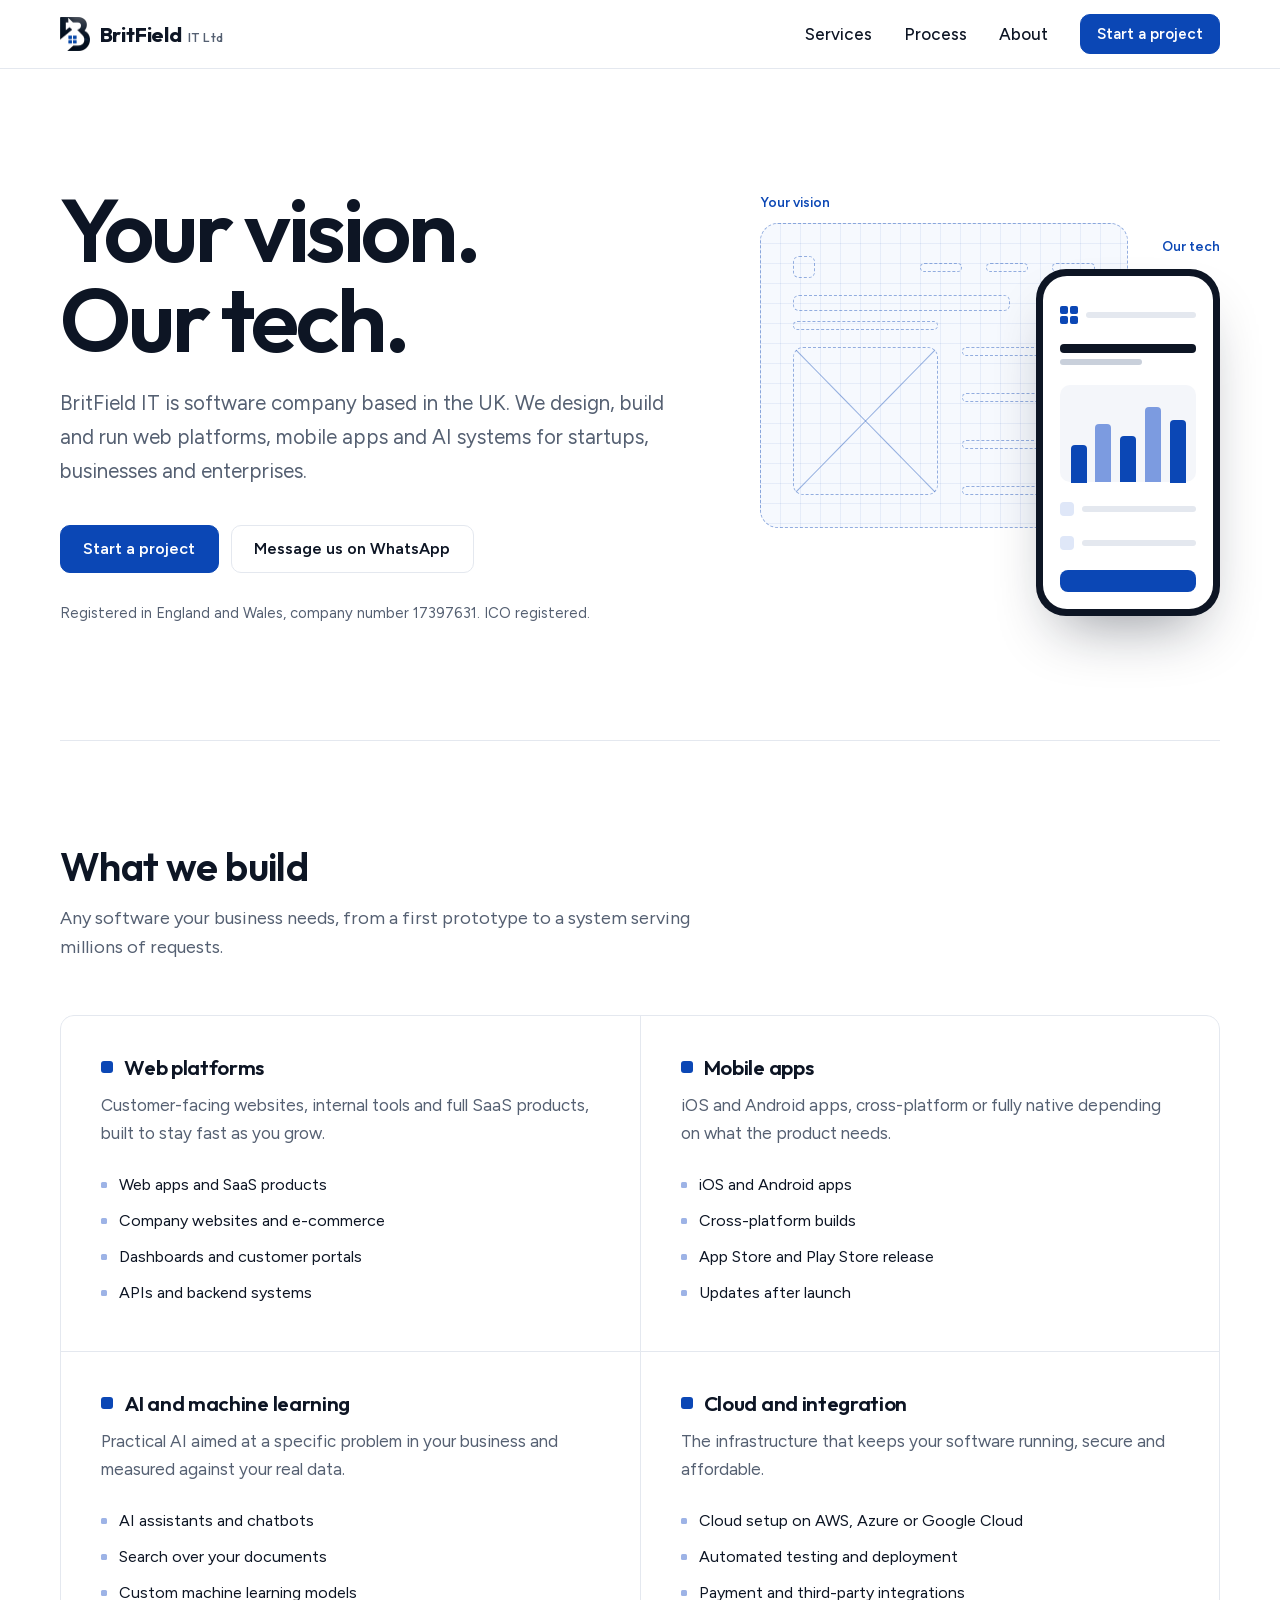
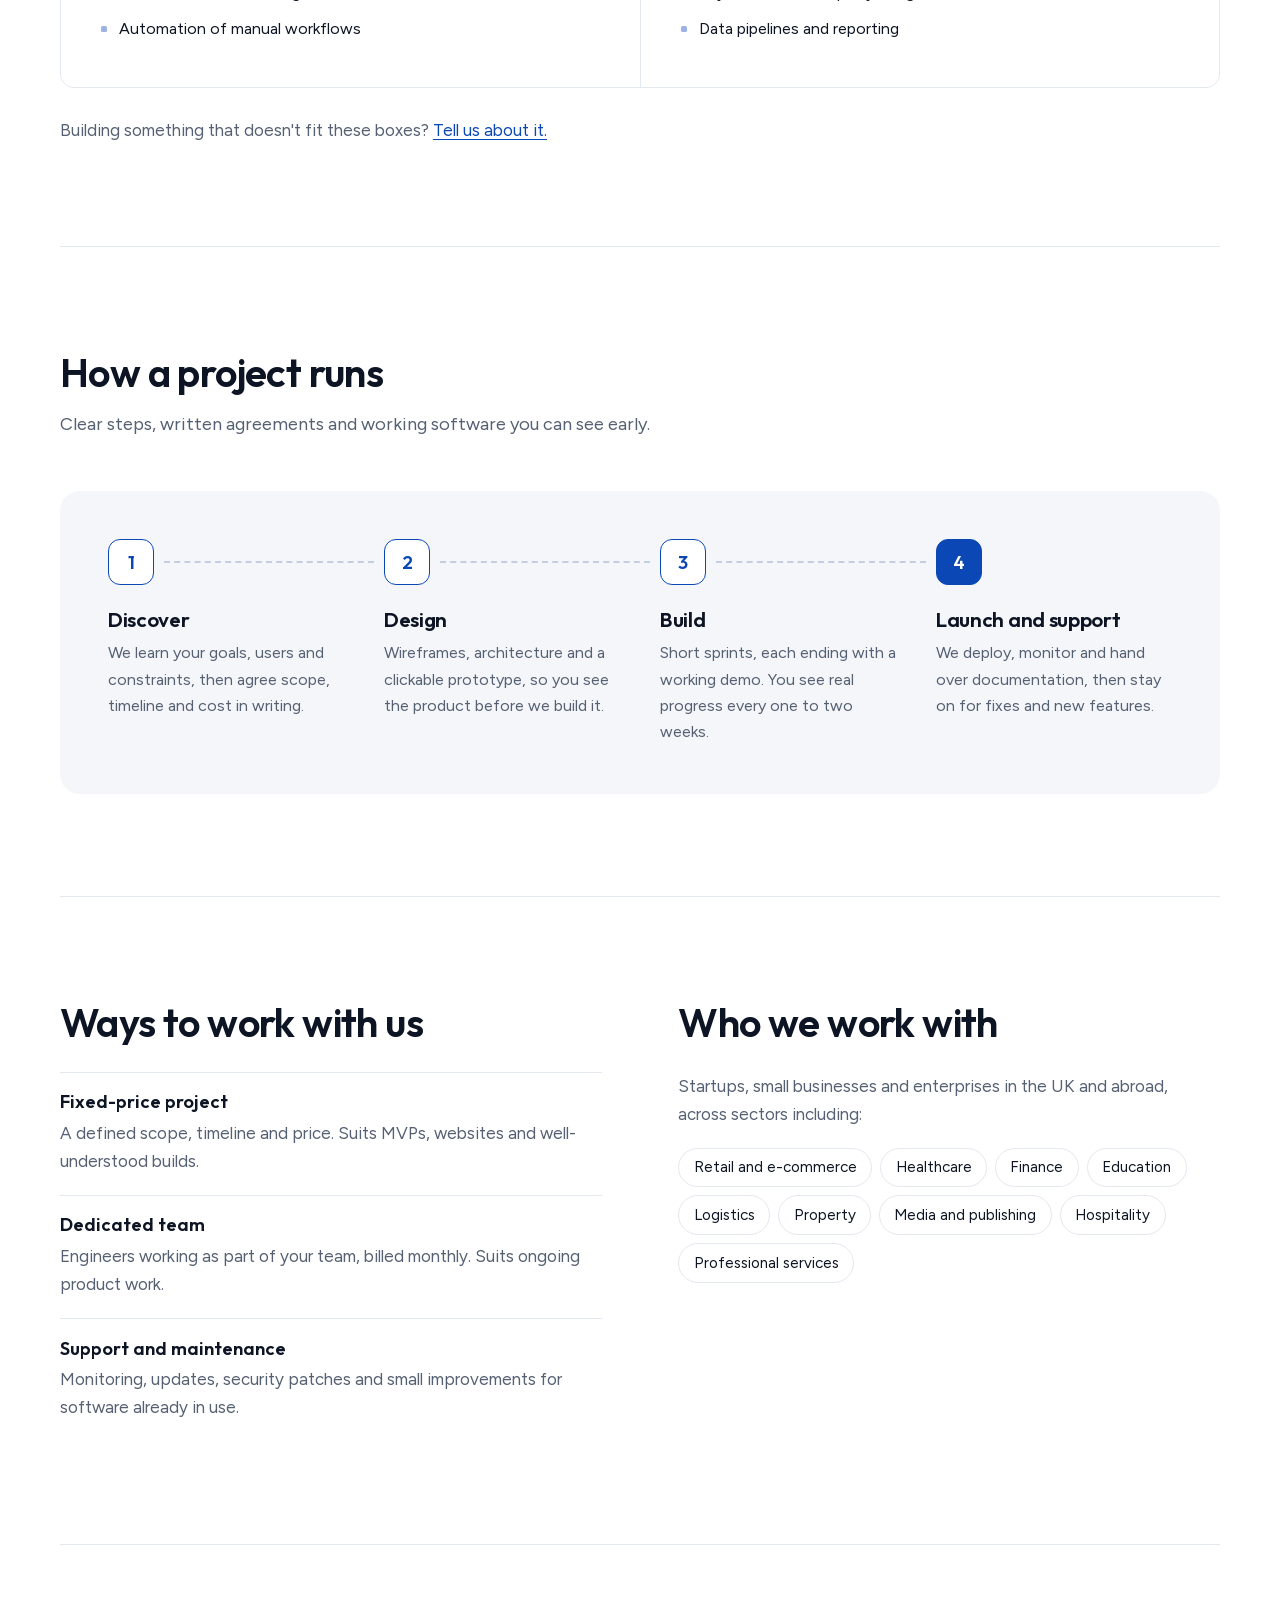
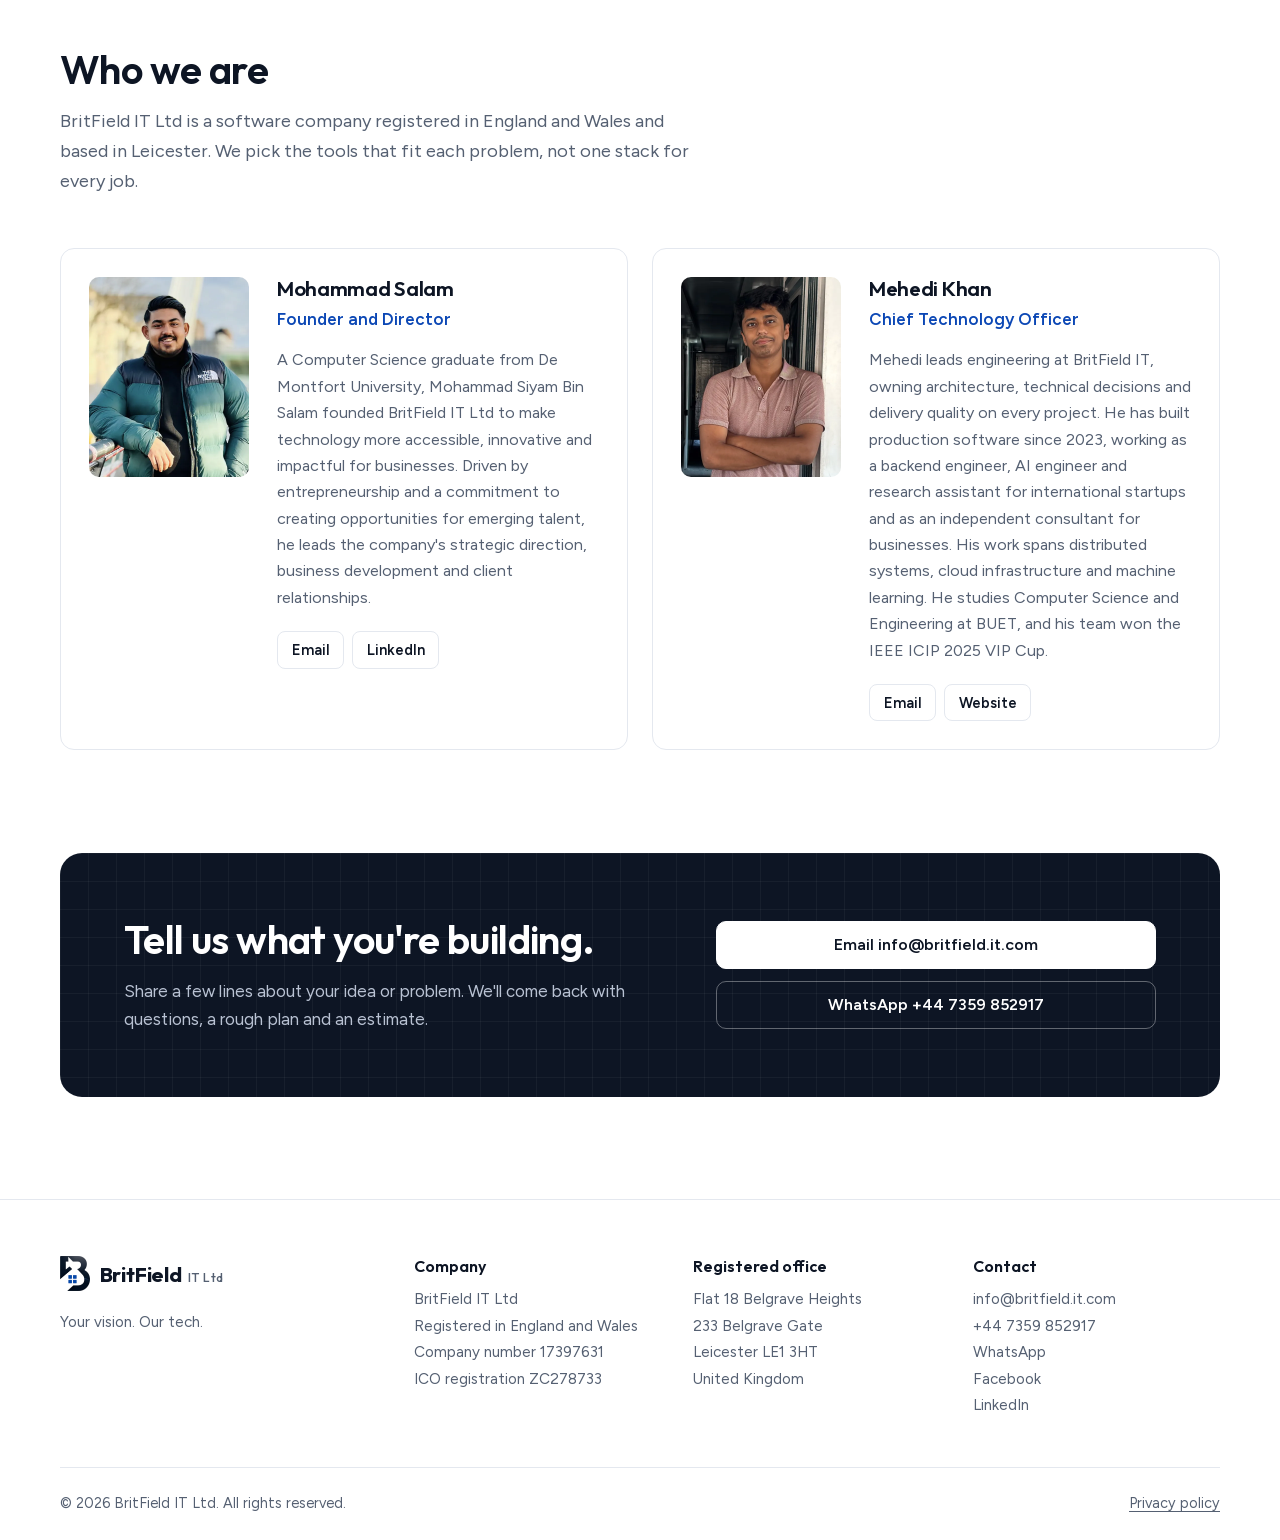
<file: site/index.html>
<!doctype html>
<html lang="en-GB">
<head>
  <meta charset="utf-8">
  <meta name="viewport" content="width=device-width, initial-scale=1">
  <title>BritField IT Ltd | Software development for businesses</title>
  <meta name="description" content="BritField IT Ltd is a UK software company building web platforms, mobile apps, AI systems and cloud infrastructure for startups, businesses and enterprises.">
  <link rel="canonical" href="https://www.britfield.it.com/">
  <meta property="og:type" content="website">
  <meta property="og:title" content="BritField IT Ltd">
  <meta property="og:description" content="Your vision. Our tech. Web, mobile, AI and cloud software for businesses.">
  <meta property="og:url" content="https://www.britfield.it.com/">
  <meta property="og:image" content="https://www.britfield.it.com/assets/img/branding.webp">
  <meta name="twitter:card" content="summary_large_image">
  <meta name="theme-color" content="#ffffff">
  <link rel="icon" type="image/png" sizes="32x32" href="assets/img/favicon-32.png">
  <link rel="apple-touch-icon" href="assets/img/apple-touch-icon.png">
  <link rel="preload" href="assets/fonts/outfit.woff2" as="font" type="font/woff2" crossorigin>
  <link rel="stylesheet" href="assets/style.css">
  <script type="application/ld+json">
  {
    "@context": "https://schema.org",
    "@type": "Organization",
    "name": "BritField IT Ltd",
    "url": "https://www.britfield.it.com",
    "logo": "https://www.britfield.it.com/assets/img/logo.webp",
    "email": "info@britfield.it.com",
    "telephone": "+447359852917",
    "slogan": "Your vision. Our tech.",
    "foundingDate": "2026-08-13",
    "address": {
      "@type": "PostalAddress",
      "streetAddress": "Flat 18 Belgrave Heights, 233 Belgrave Gate",
      "addressLocality": "Leicester",
      "postalCode": "LE1 3HT",
      "addressCountry": "GB"
    },
    "sameAs": ["https://www.facebook.com/britfield.it", "https://www.linkedin.com/company/britfield-it/"]
  }
  </script>
</head>
<body>
  <header class="site-header">
    <div class="wrap header-inner">
      <a class="brand" href="#top" aria-label="BritField IT, home">
        <img src="assets/img/logo.webp" alt="" width="30" height="35">
        <span>BritField <small>IT Ltd</small></span>
      </a>
      <button class="nav-toggle" aria-expanded="false" aria-controls="nav" aria-label="Open menu"><span></span><span></span><span></span></button>
      <nav id="nav" class="nav">
        <a href="#services">Services</a>
        <a href="#process">Process</a>
        <a href="#about">About</a>
        <a class="btn btn-small" href="#contact">Start a project</a>
      </nav>
    </div>
  </header>

  <main id="top">
    <section class="hero wrap">
      <div class="hero-copy">
        <h1>Your vision.<br> Our tech.</h1>
        <p class="lede">BritField IT is software company based in the UK. We design, build and run web platforms, mobile apps and AI systems for startups, businesses and enterprises.</p>
        <div class="actions">
          <a class="btn" href="mailto:info@britfield.it.com?subject=New%20project%20enquiry">Start a project</a>
          <a class="btn btn-ghost" href="https://wa.me/447359852917">Message us on WhatsApp</a>
        </div>
        <p class="credentials">Registered in England and Wales, company number 17397631. ICO registered.</p>
      </div>
      <div class="vision" aria-hidden="true">
        <div class="sketch">
          <span class="note">Your vision</span>
          <div class="w-nav"><i></i><b></b><b></b><b></b></div>
          <div class="w-head"><b></b><b></b></div>
          <div class="w-body">
            <div class="w-img"></div>
            <div class="w-list"><b></b><b></b><b></b><b></b></div>
          </div>
        </div>
        <div class="device">
          <span class="note">Our tech</span>
          <div class="screen">
            <div class="s-top"><span class="s-icon"><i></i><i></i><i></i><i></i></span><b></b></div>
            <div class="s-head"><b></b><b></b></div>
            <div class="s-chart"><i style="--h:45%"></i><i style="--h:70%"></i><i style="--h:55%"></i><i style="--h:90%"></i><i style="--h:75%"></i></div>
            <div class="s-row"><i></i><b></b></div>
            <div class="s-row"><i></i><b></b></div>
            <div class="s-btn"></div>
          </div>
        </div>
      </div>
    </section>

    <section id="services" class="section wrap">
      <div class="section-head">
        <h2>What we build</h2>
        <p>Any software your business needs, from a first prototype to a system serving millions of requests.</p>
      </div>
      <div class="panes">
        <article id="web" class="pane">
          <h3>Web platforms</h3>
          <p>Customer-facing websites, internal tools and full SaaS products, built to stay fast as you grow.</p>
          <ul>
            <li>Web apps and SaaS products</li>
            <li>Company websites and e-commerce</li>
            <li>Dashboards and customer portals</li>
            <li>APIs and backend systems</li>
          </ul>
        </article>
        <article id="mobile" class="pane">
          <h3>Mobile apps</h3>
          <p>iOS and Android apps, cross-platform or fully native depending on what the product needs.</p>
          <ul>
            <li>iOS and Android apps</li>
            <li>Cross-platform builds</li>
            <li>App Store and Play Store release</li>
            <li>Updates after launch</li>
          </ul>
        </article>
        <article id="ai" class="pane">
          <h3>AI and machine learning</h3>
          <p>Practical AI aimed at a specific problem in your business and measured against your real data.</p>
          <ul>
            <li>AI assistants and chatbots</li>
            <li>Search over your documents</li>
            <li>Custom machine learning models</li>
            <li>Automation of manual workflows</li>
          </ul>
        </article>
        <article id="cloud" class="pane">
          <h3>Cloud and integration</h3>
          <p>The infrastructure that keeps your software running, secure and affordable.</p>
          <ul>
            <li>Cloud setup on AWS, Azure or Google Cloud</li>
            <li>Automated testing and deployment</li>
            <li>Payment and third-party integrations</li>
            <li>Data pipelines and reporting</li>
          </ul>
        </article>
      </div>
      <p class="aside">Building something that doesn't fit these boxes? <a href="#contact">Tell us about it.</a></p>
    </section>

    <section id="process" class="section wrap">
      <div class="section-head">
        <h2>How a project runs</h2>
        <p>Clear steps, written agreements and working software you can see early.</p>
      </div>
      <ol class="steps">
        <li>
          <span class="mark">1</span>
          <h3>Discover</h3>
          <p>We learn your goals, users and constraints, then agree scope, timeline and cost in writing.</p>
        </li>
        <li>
          <span class="mark">2</span>
          <h3>Design</h3>
          <p>Wireframes, architecture and a clickable prototype, so you see the product before we build it.</p>
        </li>
        <li>
          <span class="mark">3</span>
          <h3>Build</h3>
          <p>Short sprints, each ending with a working demo. You see real progress every one to two weeks.</p>
        </li>
        <li>
          <span class="mark">4</span>
          <h3>Launch and support</h3>
          <p>We deploy, monitor and hand over documentation, then stay on for fixes and new features.</p>
        </li>
      </ol>
    </section>

    <section class="section wrap split">
      <div>
        <h2>Ways to work with us</h2>
        <dl class="models">
          <dt>Fixed-price project</dt>
          <dd>A defined scope, timeline and price. Suits MVPs, websites and well-understood builds.</dd>
          <dt>Dedicated team</dt>
          <dd>Engineers working as part of your team, billed monthly. Suits ongoing product work.</dd>
          <dt>Support and maintenance</dt>
          <dd>Monitoring, updates, security patches and small improvements for software already in use.</dd>
        </dl>
      </div>
      <div>
        <h2>Who we work with</h2>
        <p class="muted">Startups, small businesses and enterprises in the UK and abroad, across sectors including:</p>
        <ul class="tags">
          <li>Retail and e-commerce</li>
          <li>Healthcare</li>
          <li>Finance</li>
          <li>Education</li>
          <li>Logistics</li>
          <li>Property</li>
          <li>Media and publishing</li>
          <li>Hospitality</li>
          <li>Professional services</li>
        </ul>
      </div>
    </section>

    <section id="about" class="section wrap">
      <div class="section-head">
        <h2>Who we are</h2>
        <p>BritField IT Ltd is a software company registered in England and Wales and based in Leicester. We pick the tools that fit each problem, not one stack for every job.</p>
      </div>
      <div class="team">
        <article class="person">
          <img src="assets/img/mohammad-salam.webp" alt="Mohammad Salam" width="640" height="800" loading="lazy">
          <div>
            <h3>Mohammad Salam</h3>
            <p class="role">Founder and Director</p>
            <p>A Computer Science graduate from De Montfort University, Mohammad Siyam Bin Salam founded BritField IT Ltd to make technology more accessible, innovative and impactful for businesses. Driven by entrepreneurship and a commitment to creating opportunities for emerging talent, he leads the company's strategic direction, business development and client relationships.</p>
            <p class="links">
              <a href="mailto:sbsr31@gmail.com">Email</a>
              <a href="https://www.linkedin.com/in/mohammad-salam-21124b236">LinkedIn</a>
            </p>
          </div>
        </article>
        <article class="person">
          <img src="assets/img/mehedi-khan.webp" alt="Mehedi Khan" width="640" height="800" loading="lazy">
          <div>
            <h3>Mehedi Khan</h3>
            <p class="role">Chief Technology Officer</p>
            <p>Mehedi leads engineering at BritField IT, owning architecture, technical decisions and delivery quality on every project. He has built production software since 2023, working as a backend engineer, AI engineer and research assistant for international startups and as an independent consultant for businesses. His work spans distributed systems, cloud infrastructure and machine learning. He studies Computer Science and Engineering at BUET, and his team won the IEEE ICIP 2025 VIP Cup.</p>
            <p class="links">
              <a href="mailto:mehedi.72.khan@gmail.com">Email</a>
              <a href="https://mehedikhan.me">Website</a>
            </p>
          </div>
        </article>
      </div>
    </section>

    <section id="contact" class="section wrap">
      <div class="contact">
        <div>
          <h2>Tell us what you're building.</h2>
          <p>Share a few lines about your idea or problem. We'll come back with questions, a rough plan and an estimate.</p>
        </div>
        <div class="contact-actions">
          <a class="btn btn-light" href="mailto:info@britfield.it.com?subject=New%20project%20enquiry">Email info@britfield.it.com</a>
          <a class="btn btn-outline-light" href="https://wa.me/447359852917">WhatsApp +44 7359 852917</a>
        </div>
      </div>
    </section>
  </main>

  <footer class="site-footer">
    <div class="wrap footer-grid">
      <div>
        <a class="brand" href="#top">
          <img src="assets/img/logo.webp" alt="" width="30" height="35">
          <span>BritField <small>IT Ltd</small></span>
        </a>
        <p class="muted">Your vision. Our tech.</p>
      </div>
      <div>
        <h2>Company</h2>
        <p>BritField IT Ltd<br>Registered in England and Wales<br>Company number 17397631<br>ICO registration ZC278733</p>
      </div>
      <div>
        <h2>Registered office</h2>
        <address>Flat 18 Belgrave Heights<br>233 Belgrave Gate<br>Leicester LE1 3HT<br>United Kingdom</address>
      </div>
      <div>
        <h2>Contact</h2>
        <p>
          <a href="mailto:info@britfield.it.com">info@britfield.it.com</a><br>
          <a href="tel:+447359852917">+44 7359 852917</a><br>
          <a href="https://wa.me/447359852917">WhatsApp</a><br>
          <a href="https://www.facebook.com/britfield.it">Facebook</a><br>
          <a href="https://www.linkedin.com/company/britfield-it/">LinkedIn</a>
        </p>
      </div>
    </div>
    <div class="wrap footer-base">
      <p>&copy; 2026 BritField IT Ltd. All rights reserved.</p>
      <a href="privacy.html">Privacy policy</a>
    </div>
  </footer>

  <script src="assets/main.js"></script>
</body>
</html>
</file>
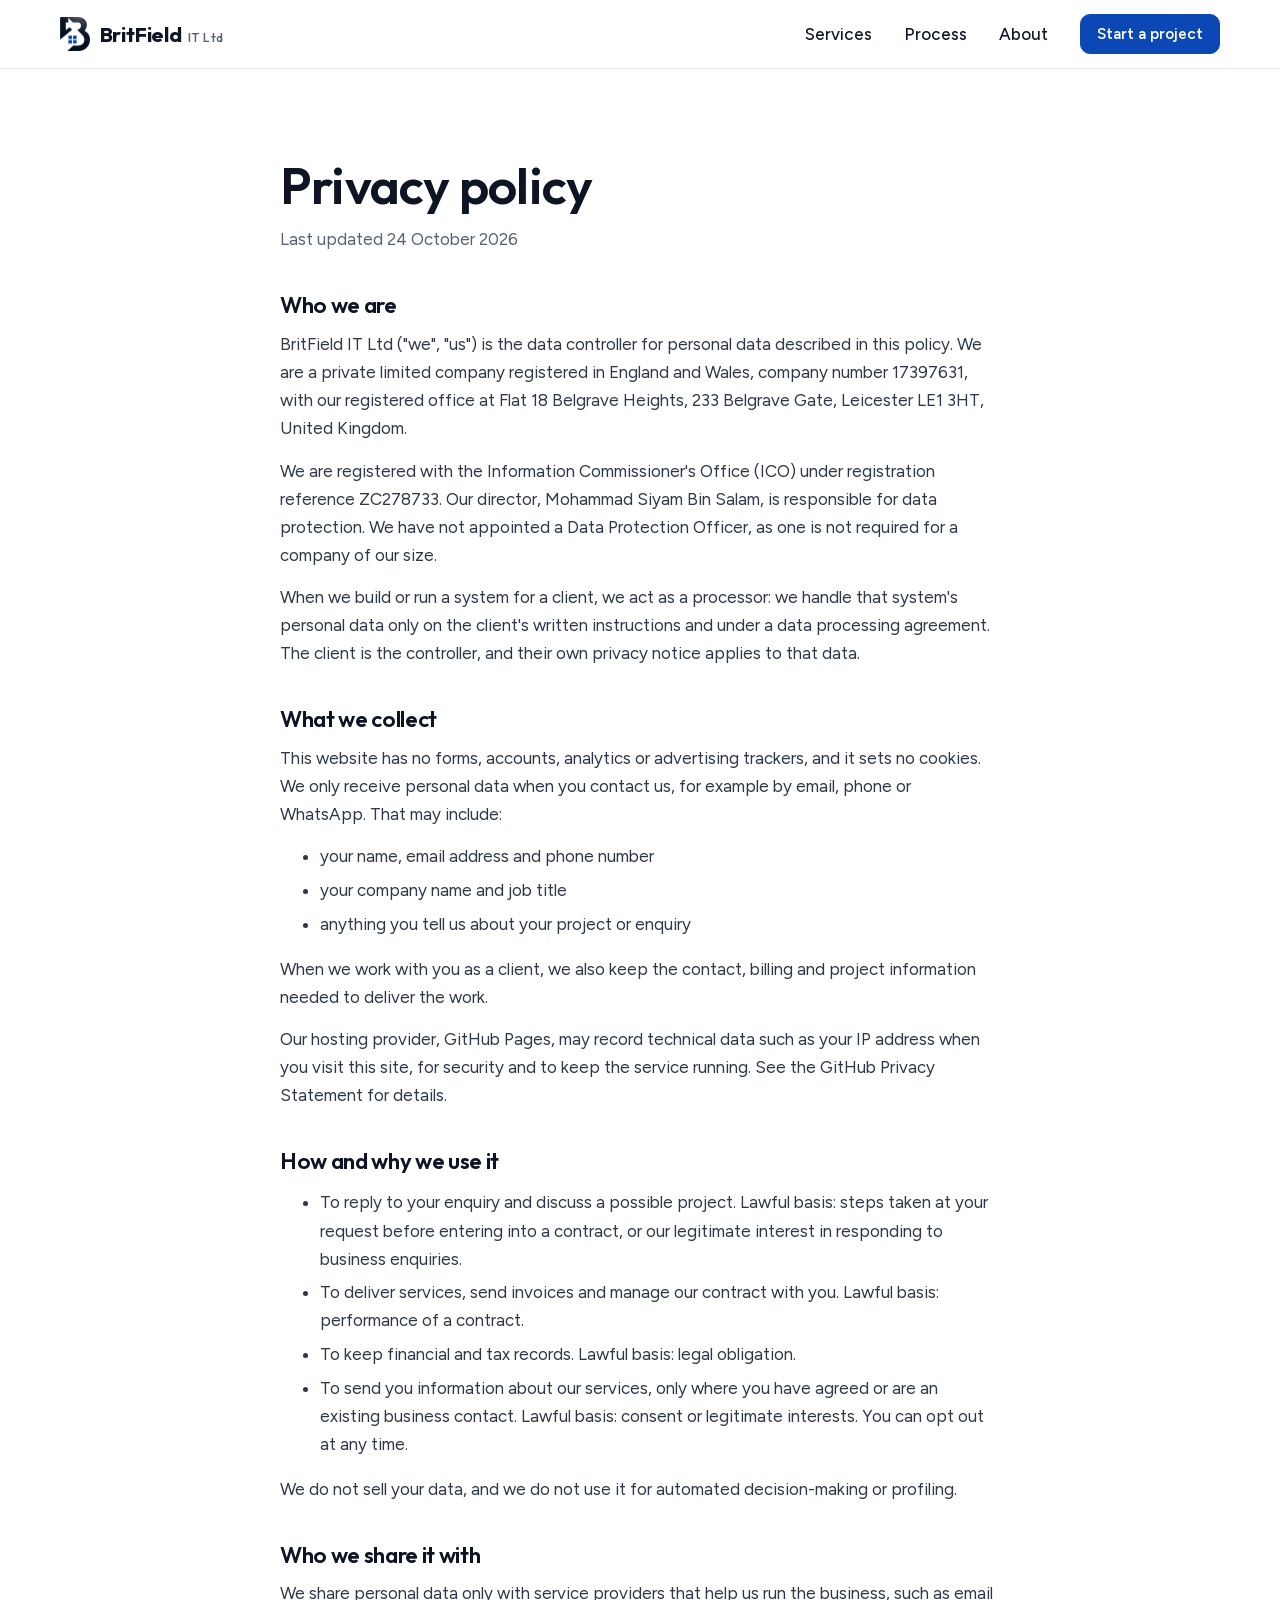
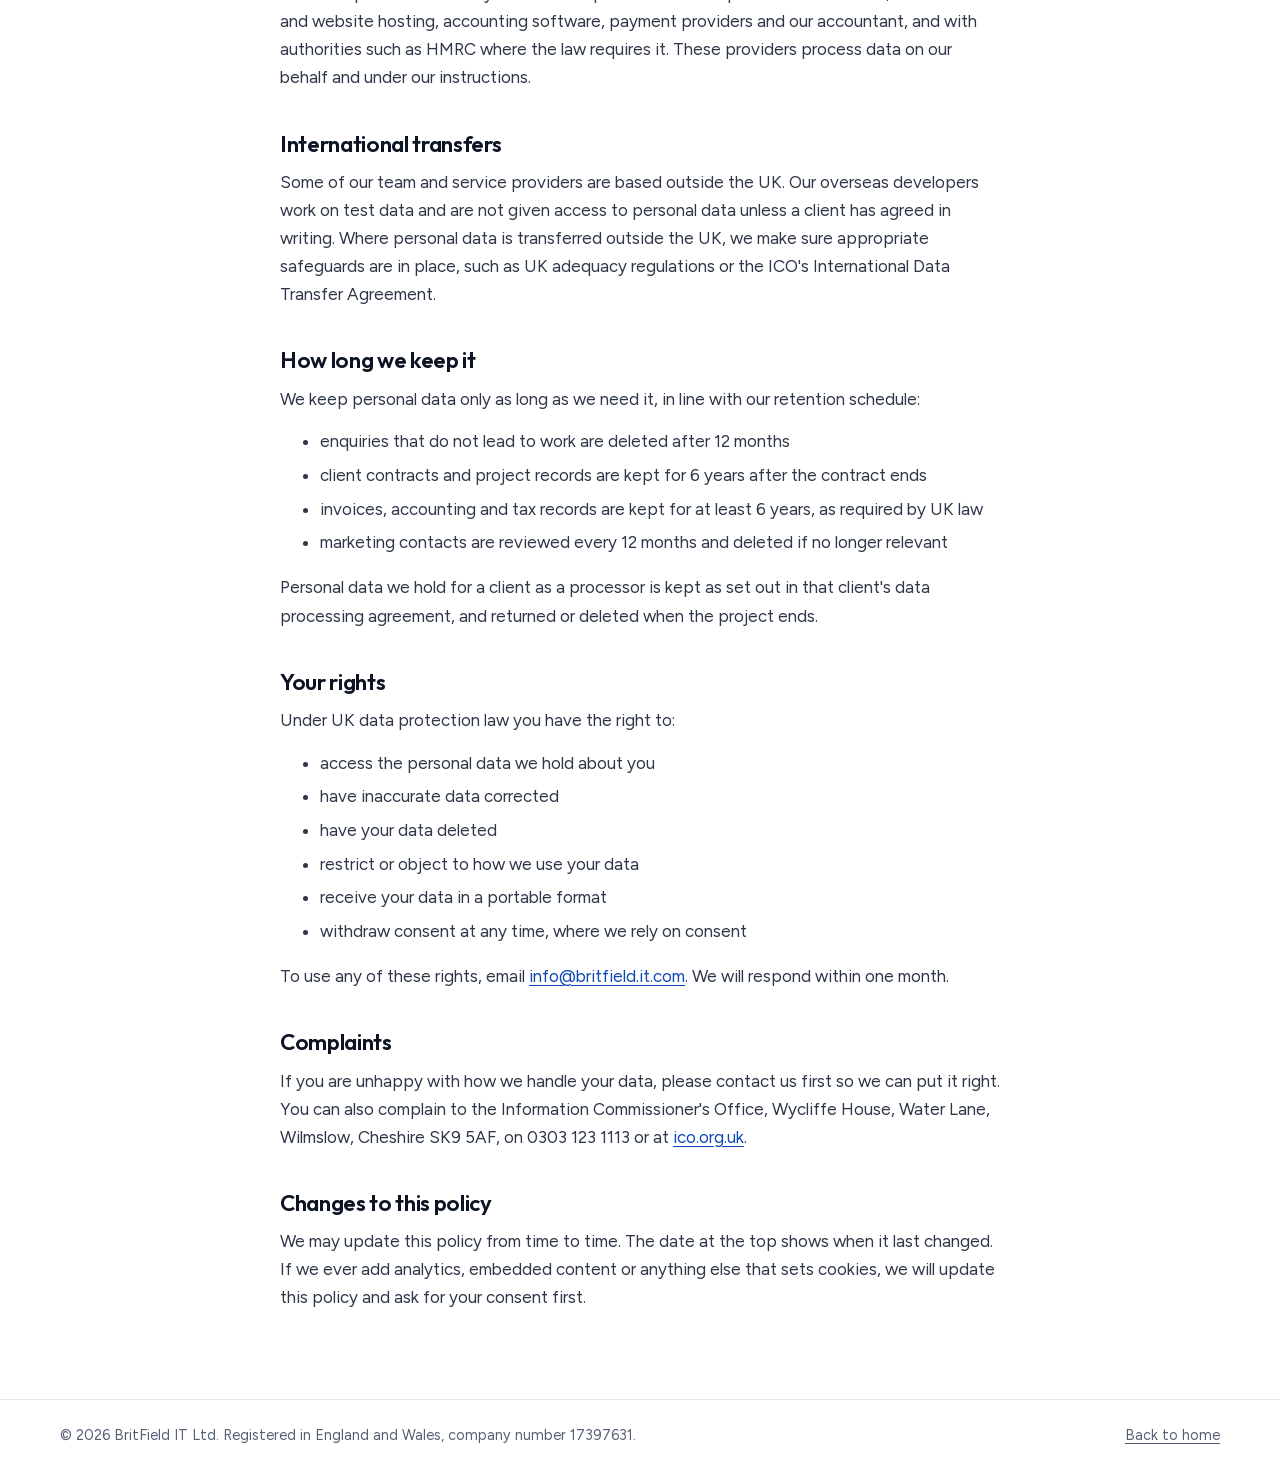
<file: site/privacy.html>
<!doctype html>
<html lang="en-GB">
<head>
  <meta charset="utf-8">
  <meta name="viewport" content="width=device-width, initial-scale=1">
  <title>Privacy policy | BritField IT Ltd</title>
  <meta name="description" content="How BritField IT Ltd collects, uses and protects personal data under UK GDPR.">
  <link rel="canonical" href="https://www.britfield.it.com/privacy.html">
  <meta name="theme-color" content="#ffffff">
  <link rel="icon" type="image/png" sizes="32x32" href="assets/img/favicon-32.png">
  <link rel="apple-touch-icon" href="assets/img/apple-touch-icon.png">
  <link rel="stylesheet" href="assets/style.css">
</head>
<body>
  <header class="site-header">
    <div class="wrap header-inner">
      <a class="brand" href="./" aria-label="BritField IT, home">
        <img src="assets/img/logo.webp" alt="" width="30" height="35">
        <span>BritField <small>IT Ltd</small></span>
      </a>
      <button class="nav-toggle" aria-expanded="false" aria-controls="nav" aria-label="Open menu"><span></span><span></span><span></span></button>
      <nav id="nav" class="nav">
        <a href="./#services">Services</a>
        <a href="./#process">Process</a>
        <a href="./#about">About</a>
        <a class="btn btn-small" href="./#contact">Start a project</a>
      </nav>
    </div>
  </header>

  <main class="wrap doc">
    <h1>Privacy policy</h1>
    <p class="updated">Last updated 24 October 2026</p>

    <h2>Who we are</h2>
    <p>BritField IT Ltd ("we", "us") is the data controller for personal data described in this policy. We are a private limited company registered in England and Wales, company number 17397631, with our registered office at Flat 18 Belgrave Heights, 233 Belgrave Gate, Leicester LE1 3HT, United Kingdom.</p>
    <p>We are registered with the Information Commissioner's Office (ICO) under registration reference ZC278733. Our director, Mohammad Siyam Bin Salam, is responsible for data protection. We have not appointed a Data Protection Officer, as one is not required for a company of our size.</p>
    <p>When we build or run a system for a client, we act as a processor: we handle that system's personal data only on the client's written instructions and under a data processing agreement. The client is the controller, and their own privacy notice applies to that data.</p>

    <h2>What we collect</h2>
    <p>This website has no forms, accounts, analytics or advertising trackers, and it sets no cookies. We only receive personal data when you contact us, for example by email, phone or WhatsApp. That may include:</p>
    <ul>
      <li>your name, email address and phone number</li>
      <li>your company name and job title</li>
      <li>anything you tell us about your project or enquiry</li>
    </ul>
    <p>When we work with you as a client, we also keep the contact, billing and project information needed to deliver the work.</p>
    <p>Our hosting provider, GitHub Pages, may record technical data such as your IP address when you visit this site, for security and to keep the service running. See the GitHub Privacy Statement for details.</p>

    <h2>How and why we use it</h2>
    <ul>
      <li>To reply to your enquiry and discuss a possible project. Lawful basis: steps taken at your request before entering into a contract, or our legitimate interest in responding to business enquiries.</li>
      <li>To deliver services, send invoices and manage our contract with you. Lawful basis: performance of a contract.</li>
      <li>To keep financial and tax records. Lawful basis: legal obligation.</li>
      <li>To send you information about our services, only where you have agreed or are an existing business contact. Lawful basis: consent or legitimate interests. You can opt out at any time.</li>
    </ul>
    <p>We do not sell your data, and we do not use it for automated decision-making or profiling.</p>

    <h2>Who we share it with</h2>
    <p>We share personal data only with service providers that help us run the business, such as email and website hosting, accounting software, payment providers and our accountant, and with authorities such as HMRC where the law requires it. These providers process data on our behalf and under our instructions.</p>

    <h2>International transfers</h2>
    <p>Some of our team and service providers are based outside the UK. Our overseas developers work on test data and are not given access to personal data unless a client has agreed in writing. Where personal data is transferred outside the UK, we make sure appropriate safeguards are in place, such as UK adequacy regulations or the ICO's International Data Transfer Agreement.</p>

    <h2>How long we keep it</h2>
    <p>We keep personal data only as long as we need it, in line with our retention schedule:</p>
    <ul>
      <li>enquiries that do not lead to work are deleted after 12 months</li>
      <li>client contracts and project records are kept for 6 years after the contract ends</li>
      <li>invoices, accounting and tax records are kept for at least 6 years, as required by UK law</li>
      <li>marketing contacts are reviewed every 12 months and deleted if no longer relevant</li>
    </ul>
    <p>Personal data we hold for a client as a processor is kept as set out in that client's data processing agreement, and returned or deleted when the project ends.</p>

    <h2>Your rights</h2>
    <p>Under UK data protection law you have the right to:</p>
    <ul>
      <li>access the personal data we hold about you</li>
      <li>have inaccurate data corrected</li>
      <li>have your data deleted</li>
      <li>restrict or object to how we use your data</li>
      <li>receive your data in a portable format</li>
      <li>withdraw consent at any time, where we rely on consent</li>
    </ul>
    <p>To use any of these rights, email <a href="mailto:info@britfield.it.com">info@britfield.it.com</a>. We will respond within one month.</p>

    <h2>Complaints</h2>
    <p>If you are unhappy with how we handle your data, please contact us first so we can put it right. You can also complain to the Information Commissioner's Office, Wycliffe House, Water Lane, Wilmslow, Cheshire SK9 5AF, on 0303 123 1113 or at <a href="https://ico.org.uk">ico.org.uk</a>.</p>

    <h2>Changes to this policy</h2>
    <p>We may update this policy from time to time. The date at the top shows when it last changed. If we ever add analytics, embedded content or anything else that sets cookies, we will update this policy and ask for your consent first.</p>
  </main>

  <footer class="site-footer">
    <div class="wrap footer-base">
      <p>&copy; 2026 BritField IT Ltd. Registered in England and Wales, company number 17397631.</p>
      <a href="./">Back to home</a>
    </div>
  </footer>

  <script src="assets/main.js"></script>
</body>
</html>
</file>
<file: site/assets/style.css>
@font-face {
  font-family: "Outfit";
  src: url("fonts/outfit.woff2") format("woff2");
  font-weight: 500 700;
  font-display: swap;
}
@font-face {
  font-family: "Figtree";
  src: url("fonts/figtree.woff2") format("woff2");
  font-weight: 400 600;
  font-display: swap;
}

:root {
  --ink: #0d1524;
  --blue: #0b47b5;
  --blue-deep: #083a95;
  --slate: #556072;
  --line: #e4e8ef;
  --mist: #f4f6fa;
  --radius: 14px;
  --display: "Outfit", system-ui, sans-serif;
  --body: "Figtree", system-ui, sans-serif;
}

*, *::before, *::after { box-sizing: border-box; }
html { scroll-behavior: smooth; scroll-padding-top: 80px; }
body {
  margin: 0;
  background: #fff;
  color: var(--ink);
  font: 400 1.0625rem/1.65 var(--body);
  -webkit-font-smoothing: antialiased;
}
img { display: block; max-width: 100%; height: auto; }
a { color: var(--blue); text-underline-offset: 3px; }
a:hover { color: var(--blue-deep); }
:focus-visible { outline: 2px solid var(--blue); outline-offset: 3px; border-radius: 4px; }
h1, h2, h3 { font-family: var(--display); font-weight: 600; line-height: 1.1; margin: 0; letter-spacing: -0.015em; }
h2 { font-size: clamp(1.75rem, 3.2vw, 2.5rem); }
h3 { font-size: 1.3rem; }
p { margin: 0; }
.muted { color: var(--slate); }

.wrap { width: min(1160px, 100% - 2.5rem); margin-inline: auto; }

/* Buttons */
.btn {
  display: inline-flex;
  align-items: center;
  justify-content: center;
  min-height: 48px;
  padding: 0 1.4rem;
  border-radius: 10px;
  border: 1.5px solid var(--blue);
  background: var(--blue);
  color: #fff;
  font: 600 1rem var(--body);
  text-decoration: none;
  transition: background .15s, border-color .15s, color .15s;
}
.btn:hover { background: var(--blue-deep); border-color: var(--blue-deep); color: #fff; }
.btn-small { min-height: 40px; padding: 0 1rem; font-size: .95rem; }
.btn-ghost { background: transparent; color: var(--ink); border-color: var(--line); }
.btn-ghost:hover { background: var(--mist); color: var(--ink); border-color: var(--line); }
.btn-light { background: #fff; color: var(--ink); border-color: #fff; }
.btn-light:hover { background: var(--mist); color: var(--ink); border-color: var(--mist); }
.btn-outline-light { background: transparent; color: #fff; border-color: rgba(255,255,255,.35); }
.btn-outline-light:hover { background: rgba(255,255,255,.08); border-color: #fff; }

/* Header */
.site-header {
  position: sticky;
  top: 0;
  z-index: 10;
  background: rgba(255,255,255,.92);
  backdrop-filter: blur(10px);
  border-bottom: 1px solid var(--line);
}
.header-inner { display: flex; align-items: center; justify-content: space-between; height: 68px; }
.brand { display: inline-flex; align-items: center; gap: .6rem; color: var(--ink); text-decoration: none; }
.brand:hover { color: var(--ink); }
.brand img { width: 30px; }
.brand span { font: 700 1.3rem var(--display); letter-spacing: -0.01em; }
.brand small { font-weight: 500; font-size: .8rem; color: var(--slate); letter-spacing: .04em; margin-left: .15rem; }
.nav { display: flex; align-items: center; gap: 2rem; }
.nav a:not(.btn) { color: var(--ink); text-decoration: none; font-weight: 500; }
.nav a:not(.btn):hover { color: var(--blue); }
.nav-toggle {
  display: none;
  position: relative;
  width: 44px;
  height: 44px;
  margin-right: -10px;
  background: none;
  border: 0;
  cursor: pointer;
}
.nav-toggle span {
  position: absolute;
  left: 11px;
  width: 22px;
  height: 2px;
  border-radius: 2px;
  background: var(--ink);
  transition: transform .2s, opacity .2s;
}
.nav-toggle span:nth-child(1) { top: 15px; }
.nav-toggle span:nth-child(2) { top: 21px; }
.nav-toggle span:nth-child(3) { top: 27px; }
.nav-toggle[aria-expanded="true"] span:nth-child(1) { transform: translateY(6px) rotate(45deg); }
.nav-toggle[aria-expanded="true"] span:nth-child(2) { opacity: 0; }
.nav-toggle[aria-expanded="true"] span:nth-child(3) { transform: translateY(-6px) rotate(-45deg); }

/* Hero */
.hero {
  display: grid;
  grid-template-columns: 1.15fr .85fr;
  gap: clamp(2.5rem, 6vw, 6rem);
  align-items: center;
  padding-block: clamp(3.5rem, 9vw, 7.5rem);
}
.hero h1 { font-size: clamp(2.9rem, 7vw, 5.6rem); letter-spacing: -0.035em; line-height: 1; }
.lede { margin-top: 1.5rem; font-size: clamp(1.1rem, 1.6vw, 1.3rem); color: var(--slate); max-width: 34em; }
.actions { display: flex; flex-wrap: wrap; gap: .75rem; margin-top: 2.25rem; }
.credentials { margin-top: 1.75rem; font-size: .92rem; color: var(--slate); }

/* Hero illustration: a wireframe sketch (vision) becoming a built app (tech) */
.vision {
  --wire: rgba(11, 71, 181, .42);
  position: relative;
  width: min(100%, 540px);
  aspect-ratio: 1 / .92;
  justify-self: end;
}
.vision b, .vision i { display: block; }
.note {
  position: absolute;
  top: -1.9rem;
  left: 0;
  font: 600 .85rem var(--body);
  color: var(--blue);
  white-space: nowrap;
}
.sketch {
  position: absolute;
  inset: 1.9rem auto auto 0;
  width: 80%;
  height: 72%;
  display: flex;
  flex-direction: column;
  gap: 7%;
  padding: 7%;
  border: 1.5px dashed var(--wire);
  border-radius: 18px;
  background-color: #f6f9fe;
  background-image:
    linear-gradient(rgba(11, 71, 181, .07) 1px, transparent 1px),
    linear-gradient(90deg, rgba(11, 71, 181, .07) 1px, transparent 1px);
  background-size: 20px 20px;
  background-position: -1px -1px;
  animation: fade-in .6s ease-out both;
}
.sketch b { height: 9px; border: 1.5px dashed var(--wire); border-radius: 6px; }
.w-nav { display: flex; align-items: center; gap: 8%; }
.w-nav i { width: 22px; height: 22px; border: 1.5px dashed var(--wire); border-radius: 6px; margin-right: auto; }
.w-nav b { width: 14%; }
.w-head { display: grid; gap: 10px; }
.w-head b:first-child { width: 72%; height: 16px; }
.w-head b:last-child { width: 48%; }
.w-body { flex: 1; display: grid; grid-template-columns: 1.1fr 1fr; gap: 8%; }
.w-img {
  border: 1.5px dashed var(--wire);
  border-radius: 10px;
  background:
    linear-gradient(to top right, transparent calc(50% - 1px), var(--wire) 50%, transparent calc(50% + 1px)),
    linear-gradient(to bottom right, transparent calc(50% - 1px), var(--wire) 50%, transparent calc(50% + 1px));
}
.w-list { display: flex; flex-direction: column; justify-content: space-between; }
.w-list b:nth-child(odd) { width: 88%; }

.device {
  position: absolute;
  right: 0;
  bottom: 0;
  width: 40%;
  aspect-ratio: 9 / 17;
  padding: 7px;
  border-radius: 30px;
  background: var(--ink);
  box-shadow: 0 30px 60px -24px rgba(13, 21, 36, .45);
  animation: rise .7s cubic-bezier(.2, .7, .2, 1) .35s both;
}
.device .note { left: auto; right: 0; }
.screen {
  height: 100%;
  display: flex;
  flex-direction: column;
  gap: 7%;
  padding: 18% 10% 10%;
  border-radius: 24px;
  background: #fff;
}
.s-top { display: flex; align-items: center; gap: 8px; }
.s-top b { flex: 1; height: 6px; border-radius: 3px; background: var(--line); }
.s-icon { display: grid; grid-template-columns: 1fr 1fr; gap: 2px; width: 18px; }
.s-icon i { aspect-ratio: 1; border-radius: 2px; background: var(--blue); }
.s-head { display: grid; gap: 6px; }
.s-head b { height: 9px; border-radius: 4px; background: var(--ink); }
.s-head b:last-child { width: 60%; height: 6px; background: #c9d0db; }
.s-chart {
  flex: 1;
  display: flex;
  align-items: flex-end;
  gap: 8%;
  padding: 10% 8% 0;
  border-radius: 10px;
  background: var(--mist);
}
.s-chart i { flex: 1; height: var(--h); border-radius: 4px 4px 0 0; background: var(--blue); transform-origin: bottom; animation: grow .6s cubic-bezier(.2, .7, .2, 1) .8s both; }
.s-chart i:nth-child(2n) { background: #7c9be0; }
.s-row { display: flex; align-items: center; gap: 8px; }
.s-row i { width: 14px; height: 14px; border-radius: 4px; background: #dfe7f8; }
.s-row b { flex: 1; height: 6px; border-radius: 3px; background: var(--line); }
.s-btn { height: 22px; border-radius: 8px; background: var(--blue); }
@keyframes fade-in { from { opacity: 0; } }
@keyframes rise { from { opacity: 0; transform: translateY(28px); } }
@keyframes grow { from { transform: scaleY(0); } }

/* Sections */
.section { padding-block: clamp(3.5rem, 8vw, 6.5rem); border-top: 1px solid var(--line); }
.section-head { max-width: 40rem; margin-bottom: clamp(2rem, 5vw, 3.25rem); }
.section-head p { margin-top: 1rem; color: var(--slate); font-size: 1.125rem; }

.panes {
  display: grid;
  grid-template-columns: 1fr 1fr;
  gap: 1px;
  background: var(--line);
  border: 1px solid var(--line);
  border-radius: var(--radius);
  overflow: hidden;
}
.pane { background: #fff; padding: clamp(1.5rem, 3.5vw, 2.5rem); }
.pane h3 { display: flex; align-items: center; gap: .7rem; }
.pane h3::before { content: ""; width: 12px; height: 12px; border-radius: 3px; background: var(--blue); flex: none; }
.pane > p { margin-top: .75rem; color: var(--slate); }
.pane ul { margin: 1.25rem 0 0; padding: 0; list-style: none; }
.pane li { display: flex; align-items: center; gap: .75rem; padding: .3rem 0; font-size: 1rem; }
.pane li::before { content: ""; width: 6px; height: 6px; border-radius: 1.5px; background: #9db3e6; flex: none; }
.aside { margin-top: 1.75rem; color: var(--slate); }

.steps {
  --mark: 46px;
  position: relative;
  list-style: none;
  margin: 0;
  padding: clamp(1.75rem, 4vw, 3rem);
  display: grid;
  grid-template-columns: repeat(4, 1fr);
  gap: 2.5rem;
  border-radius: 20px;
  background: var(--mist);
}
.steps li { position: relative; }
.steps li:not(:last-child)::after {
  content: "";
  position: absolute;
  top: calc(var(--mark) / 2 - 1px);
  left: calc(var(--mark) + 10px);
  right: calc(10px - 2.5rem);
  border-top: 2px dashed #c3cee3;
}
.mark {
  display: grid;
  place-items: center;
  width: var(--mark);
  height: var(--mark);
  margin-bottom: 1.4rem;
  border: 1.5px solid var(--blue);
  border-radius: 12px;
  background: #fff;
  color: var(--blue);
  font: 600 1.15rem var(--display);
}
.steps li:last-child .mark { background: var(--blue); color: #fff; }
.steps p { margin-top: .6rem; color: var(--slate); font-size: 1rem; }

.split { display: grid; grid-template-columns: 1fr 1fr; gap: clamp(2.5rem, 6vw, 6rem); }
.models { margin: 1.75rem 0 0; }
.models dt { font: 600 1.15rem var(--display); padding-top: 1.1rem; border-top: 1px solid var(--line); }
.models dd { margin: .35rem 0 1.25rem; color: var(--slate); }
.split .muted { margin-top: 1.75rem; }
.tags { list-style: none; padding: 0; margin: 1.25rem 0 0; display: flex; flex-wrap: wrap; gap: .5rem; }
.tags li { border: 1px solid var(--line); border-radius: 999px; padding: .4rem .9rem; font-size: .95rem; }

.team { display: grid; grid-template-columns: 1fr 1fr; gap: 1.5rem; }
.person {
  display: grid;
  grid-template-columns: 160px 1fr;
  gap: 1.75rem;
  align-items: start;
  padding: clamp(1.25rem, 2.5vw, 1.75rem);
  border: 1px solid var(--line);
  border-radius: var(--radius);
}
.person img { border-radius: 10px; aspect-ratio: 4 / 5; object-fit: cover; background: var(--mist); }
.person .role { color: var(--blue); font-weight: 600; margin: .3rem 0 .9rem; }
.person p:not(.role):not(.links) { color: var(--slate); font-size: 1rem; }
.links { display: flex; gap: .5rem; margin-top: 1.25rem; }
.links a {
  padding: .35rem .85rem;
  border: 1px solid var(--line);
  border-radius: 8px;
  color: var(--ink);
  font-size: .92rem;
  font-weight: 600;
  text-decoration: none;
}
.links a:hover { border-color: var(--blue); color: var(--blue); }

.contact {
  display: grid;
  grid-template-columns: 1.2fr 1fr;
  gap: 2rem 4rem;
  align-items: center;
  background-color: var(--ink);
  background-image:
    linear-gradient(rgba(255, 255, 255, .045) 1px, transparent 1px),
    linear-gradient(90deg, rgba(255, 255, 255, .045) 1px, transparent 1px);
  background-size: 28px 28px;
  color: #fff;
  border-radius: 22px;
  padding: clamp(2rem, 5vw, 4rem);
}
.contact p { margin-top: 1rem; color: #b9c2d3; max-width: 32em; }
.contact-actions { display: grid; gap: .75rem; }
#contact { border-top: 0; padding-top: 0; }

/* Footer */
.site-footer { border-top: 1px solid var(--line); padding-top: 3.5rem; font-size: .95rem; }
.footer-grid { display: grid; grid-template-columns: 1.3fr 1fr 1fr 1fr; gap: 2rem; }
.footer-grid h2 { font: 600 1rem var(--display); margin-bottom: .6rem; letter-spacing: 0; }
.footer-grid p, .footer-grid address { color: var(--slate); font-style: normal; line-height: 1.75; }
.footer-grid .muted { margin-top: .6rem; }
.footer-grid a:not(.brand) { color: var(--slate); text-decoration: none; }
.footer-grid a:not(.brand):hover { color: var(--blue); }
.footer-base { display: flex; justify-content: space-between; gap: 1rem; margin-top: 3rem; padding-block: 1.5rem; border-top: 1px solid var(--line); color: var(--slate); font-size: .9rem; }
.footer-base a { color: var(--slate); }
.site-footer:has(> .footer-base:first-child) { padding-top: 0; }
.footer-base:first-child { margin-top: 0; border-top: 0; }

/* Privacy page */
.doc { max-width: 720px; padding-block: clamp(3rem, 8vw, 5.5rem); }
.doc h1 { font-size: clamp(2.2rem, 5vw, 3.2rem); }
.doc h2 { font-size: 1.4rem; margin: 2.5rem 0 .75rem; }
.doc p, .doc li { color: #2e3747; }
.doc p + p, .doc ul { margin-top: .9rem; }
.doc li + li { margin-top: .35rem; }
.doc .updated { margin-top: .75rem; color: var(--slate); }

/* Tablet */
@media (max-width: 960px) {
  .hero { grid-template-columns: 1fr; }
  .vision { justify-self: center; width: min(100%, 460px); margin-top: 2rem; }
  .steps { grid-template-columns: 1fr; gap: 2rem; }
  .steps li:not(:last-child)::after { top: calc(var(--mark) + 8px); bottom: calc(8px - 2rem); left: calc(var(--mark) / 2 - 1px); right: auto; border-top: 0; border-left: 2px dashed #c3cee3; }
  .steps li { padding-left: calc(var(--mark) + 1.25rem); min-height: var(--mark); }
  .mark { position: absolute; left: 0; top: 0; margin: 0; }
  .steps h3 { padding-top: .6rem; }
  .team { grid-template-columns: 1fr; }
  .contact { grid-template-columns: 1fr; }
  .contact-actions { grid-template-columns: 1fr 1fr; }
  .footer-grid { grid-template-columns: 1fr 1fr; }
}

/* Phone */
@media (max-width: 720px) {
  .nav-toggle { display: block; }
  .nav {
    display: none;
    position: absolute;
    top: 68px;
    left: 0;
    right: 0;
    flex-direction: column;
    align-items: stretch;
    gap: 0;
    padding: .5rem 1.25rem 1.25rem;
    background: #fff;
    border-bottom: 1px solid var(--line);
  }
  .nav.open { display: flex; }
  .nav a:not(.btn) { padding: .85rem 0; border-bottom: 1px solid var(--line); }
  .nav .btn { margin-top: 1rem; }
  .actions .btn { flex: 1 1 100%; }
  .panes, .split, .contact-actions { grid-template-columns: 1fr; }
  .person { grid-template-columns: 1fr; }
  .person img { width: 180px; justify-self: center; }
  .footer-grid { grid-template-columns: 1fr; }
  .footer-base { flex-direction: column; }
}

@media (prefers-reduced-motion: reduce) {
  html { scroll-behavior: auto; }
  * { animation: none !important; transition: none !important; }
}
</file>
